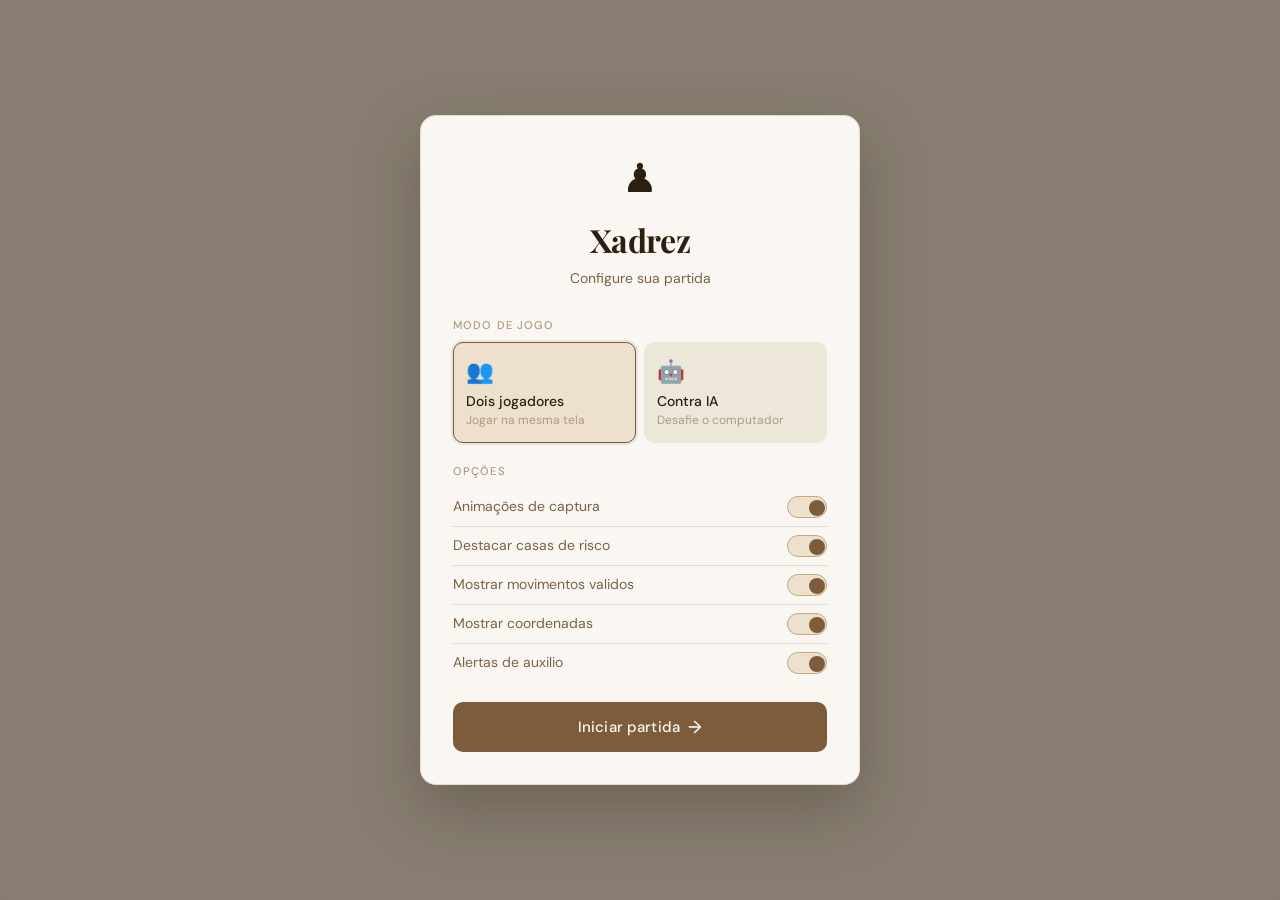
<file: index.html>
<!DOCTYPE html>
<html lang="pt-BR">

<head>
  <meta charset="UTF-8" />
  <meta name="viewport" content="width=device-width, initial-scale=1.0" />
  <title>Xadrez</title>
  <link
    href="https://fonts.googleapis.com/css2?family=Playfair+Display:wght@400;600;700&family=DM+Sans:wght@300;400;500&display=swap"
    rel="stylesheet" />
  <link rel="stylesheet" href="style.css" />
</head>

<body>

  <!-- ═══════════════════════════════════════════════════
       MODAL DE CONFIGURAÇÃO DE PARTIDA
       Aparece ao iniciar o jogo ou clicar em "Nova partida"
       Controlado por: ui/modal.js
  ════════════════════════════════════════════════════ -->
  <div class="modal-overlay" id="modal" role="dialog" aria-modal="true" aria-labelledby="modalTitle">
    <div class="modal">
      <div class="modal-header">
        <span class="modal-icon" aria-hidden="true">♟</span>
        <h1 id="modalTitle">Xadrez</h1>
        <p>Configure sua partida</p>
      </div>

      <!-- Modo de jogo -->
      <div class="modal-section">
        <label class="section-label">Modo de jogo</label>
        <div class="option-group" id="modeGroup" role="group" aria-label="Modo de jogo">
          <button class="option-btn active" data-value="human" onclick="selectOption('modeGroup', this)"
            aria-pressed="true">
            <span class="option-icon" aria-hidden="true">👥</span>
            <span class="option-title">Dois jogadores</span>
            <span class="option-sub">Jogar na mesma tela</span>
          </button>
          <button class="option-btn" data-value="ai" onclick="selectOption('modeGroup', this)" aria-pressed="false">
            <span class="option-icon" aria-hidden="true">🤖</span>
            <span class="option-title">Contra IA</span>
            <span class="option-sub">Desafie o computador</span>
          </button>
        </div>
      </div>

      <!-- Dificuldade da IA (visível apenas no modo IA) -->
      <div class="modal-section" id="difficultySection" style="display:none">
        <label class="section-label">Dificuldade</label>
        <div class="option-group" id="difficultyGroup" role="group" aria-label="Dificuldade da IA">
          <button class="option-btn active" data-value="easy" onclick="selectOption('difficultyGroup', this)"
            aria-pressed="true">
            <span class="option-icon" aria-hidden="true">🌱</span>
            <span class="option-title">Fácil</span>
            <span class="option-sub">IA aleatória</span>
          </button>
          <button class="option-btn" data-value="hard" onclick="selectOption('difficultyGroup', this)"
            aria-pressed="false">
            <span class="option-icon" aria-hidden="true">🧠</span>
            <span class="option-title">Difícil</span>
            <span class="option-sub">Algoritmo Minimax</span>
          </button>
        </div>
      </div>

      <!-- Escolha da cor (visível apenas no modo IA) -->
      <div class="modal-section" id="colorSection" style="display:none">
        <label class="section-label">Suas peças</label>
        <div class="option-group" id="colorGroup" role="group" aria-label="Cor das peças">
          <button class="option-btn active" data-value="white" onclick="selectOption('colorGroup', this)"
            aria-pressed="true">
            <span class="option-icon piece-white" aria-hidden="true">♔</span>
            <span class="option-title">Brancas</span>
            <span class="option-sub">Você começa</span>
          </button>
          <button class="option-btn" data-value="black" onclick="selectOption('colorGroup', this)" aria-pressed="false">
            <span class="option-icon piece-black" aria-hidden="true">♚</span>
            <span class="option-title">Pretas</span>
            <span class="option-sub">IA começa</span>
          </button>
        </div>
      </div>

      <!-- Animações -->
      <div class="modal-section">
        <label class="section-label">Opções</label>
        <div class="toggle-row">
          <span class="toggle-label">Animações de captura</span>
          <label class="toggle" aria-label="Ativar animações de captura">
            <input type="checkbox" id="toggleAnimations" checked />
            <span class="toggle-slider"></span>
          </label>
        </div>

        <div class="toggle-row">
          <span class="toggle-label">Destacar casas de risco</span>
          <label class="toggle" aria-label="Ativar destaque de risco">
            <input type="checkbox" id="toggleRisk" checked />
            <span class="toggle-slider"></span>
          </label>
        </div>

        <div class="toggle-row">
          <span class="toggle-label">Mostrar movimentos validos</span>
          <label class="toggle" aria-label="Ativar destaque de movimentos validos">
            <input type="checkbox" id="toggleMovs" checked />
            <span class="toggle-slider"></span>
          </label>
        </div>

        <div class="toggle-row">
          <span class="toggle-label">Mostrar coordenadas</span>
          <label class="toggle" aria-label="Ativar coordenadas">
            <input type="checkbox" id="toggleCoord" checked />
            <span class="toggle-slider"></span>
          </label>
        </div>

        <div class="toggle-row">
          <span class="toggle-label">Alertas de auxilio</span>
          <label class="toggle" aria-label="Ativar alertas de auxilio">
            <input type="checkbox" id="toggleAlerts" checked />
            <span class="toggle-slider"></span>
          </label>
        </div>
      </div>

      <button class="btn-start" onclick="startGame()">
        Iniciar partida
        <span class="btn-arrow" aria-hidden="true">→</span>
      </button>

    </div>
  </div><!-- /modal-overlay -->

  <!-- ═══════════════════════════════════════════════════
       APP — layout principal (sidebar + tabuleiro)
       Oculto até startGame() ser chamado
  ════════════════════════════════════════════════════ -->
  <div class="app" id="app">

    <!-- ─────────────────────────────────────────────────
         NAV LATERAL
         Tag semântica <nav> para menus de navegação/controle
         Cada <section> dentro da nav é uma área colapsável
         Controlado por: ui/nav.js
    ──────────────────────────────────────────────────── -->
    <nav class="sidebar" id="sidebar" aria-label="Painel do jogo">

      <!-- Cabeçalho da sidebar -->
      <div class="sidebar-logo">
        <span class="logo-icon" aria-hidden="true">♟</span>
        <span class="logo-text">Xadrez</span>
        <!-- Botão hamburguer para telas pequenas (futuro) ver sobre onclick="toggleSidebar()" -->
        <button class="btn-icon sidebar-toggle" id="sidebarToggle" aria-label="Recolher painel" title="Recolher painel"
          onclick="toggleSidebar()">
          ‹
        </button>
      </div>

      <!-- ── SEÇÃO: Partida atual ── -->
      <section class="nav-section" id="sectionPartida">
        <button class="nav-section-header" onclick="toggleSection('sectionPartida')" aria-expanded="true">
          <span class="nav-section-icon" aria-hidden="true">⚔️</span>
          <span>Partida</span>
          <span class="nav-chevron" aria-hidden="true">▾</span>
        </button>
        <div class="nav-section-body">

          <div class="info-card" id="turnCard">
            <div class="info-label">Vez de</div>
            <div class="info-value">
              <span class="turn-piece" id="turnPiece" aria-hidden="true">♔</span>
              <span id="turnName">Brancas</span>
            </div>
          </div>

          <div class="info-card">
            <div class="info-label">Modo</div>
            <div class="info-value" id="modeDisplay">—</div>
          </div>

          <div class="info-card" id="statusCard" style="display:none">
            <div class="info-label">Situação</div>
            <div class="info-value status-value" id="gameStatus">—</div>
          </div>
        </div>
      </section>

      <!-- ── SEÇÃO: Placar ── -->
      <section class="nav-section" id="sectionPlacar">
        <button class="nav-section-header" onclick="toggleSection('sectionPlacar')" aria-expanded="true">
          <span class="nav-section-icon" aria-hidden="true">🏆</span>
          <span>Placar</span>
          <span class="nav-chevron" aria-hidden="true">▾</span>
        </button>
        <div class="nav-section-body">

          <div class="score-board">
            <div class="score-player" id="scoreWhite">
              <div class="score-piece" aria-hidden="true">♔</div>
              <div class="score-info">
                <div class="score-name">Brancas</div>
                <div class="score-num" id="numWhite">0</div>
              </div>
            </div>
            <div class="score-divider" aria-hidden="true">×</div>
            <div class="score-player" id="scoreBlack">
              <div class="score-piece" aria-hidden="true">♚</div>
              <div class="score-info">
                <div class="score-name">Pretas</div>
                <div class="score-num" id="numBlack">0</div>
              </div>
            </div>
          </div>
        </div>
      </section>

      <!-- ── SEÇÃO: Peças capturadas ── -->
      <section class="nav-section" id="sectionCapturadas">
        <button class="nav-section-header" onclick="toggleSection('sectionCapturadas')" aria-expanded="true">
          <span class="nav-section-icon" aria-hidden="true">💀</span>
          <span>Capturadas</span>
          <span class="nav-chevron" aria-hidden="true">▾</span>
        </button>
        <div class="nav-section-body">
          <div class="captured-label">Capturadas pelas brancas</div>
          <div class="captured" id="capturedByWhite" aria-label="Peças capturadas pelas brancas"></div>

          <div class="captured-label">Capturadas pelas pretas</div>
          <div class="captured" id="capturedByBlack" aria-label="Peças capturadas pelas pretas"></div>
        </div>
      </section>

      <!-- ── SEÇÃO: Histórico ── -->
      <section class="nav-section" id="sectionHistorico">
        <button class="nav-section-header" onclick="toggleSection('sectionHistorico')" aria-expanded="true">
          <span class="nav-section-icon" aria-hidden="true">📜</span>
          <span>Histórico</span>
          <span class="nav-chevron" aria-hidden="true">▾</span>
        </button>
        <div class="nav-section-body">
          <div class="history" id="history" role="log" aria-live="polite">
            <div class="history-empty">Nenhuma jogada ainda</div>
          </div>
        </div>
      </section>

      <!-- ── SEÇÃO: Configurações ── -->
      <section class="nav-section" id="sectionConfig">
        <!-- O Cabeçalho (O que você tinha apagado sem querer) -->
        <button class="nav-section-header" onclick="toggleSection('sectionConfig')" aria-expanded="false">
          <span class="nav-section-icon" aria-hidden="true">⚙️</span>
          <span>Configurações</span>
          <span class="nav-chevron" aria-hidden="true">▾</span>
        </button>

        <!-- O Corpo (Onde ficam os botões) -->
        <div class="nav-section-body">

          <!-- Controle de Animações -->
          <div class="toggle-row">
            <span class="toggle-label">Animações</span>
            <label class="toggle" aria-label="Ativar animações">
              <input type="checkbox" id="configAnimations" checked onchange="syncToggle(this, 'toggleAnimations')" />
              <span class="toggle-slider"></span>
            </label>
          </div>

          <!-- Controle de Risco -->
          <div class="toggle-row">
            <span class="toggle-label">Destaque de risco</span>
            <label class="toggle" aria-label="Ativar destaque de risco">
              <input type="checkbox" id="configRisk" checked onchange="syncToggle(this, 'toggleRisk')" />
              <span class="toggle-slider"></span>
            </label>
          </div>

          <!-- Controle de Movimentos Válidos -->
          <div class="toggle-row">
            <span class="toggle-label">Mostrar movimentos</span>
            <label class="toggle" aria-label="Mostrar movimentos válidos">
              <input type="checkbox" id="configShowMoves" checked onchange="syncToggle(this, 'toggleShowMoves')" />
              <span class="toggle-slider"></span>
            </label>
          </div>

          <!-- Controle de Coordenadas -->
          <div class="toggle-row">
            <span class="toggle-label">Coordenadas (a-h, 1-8)</span>
            <label class="toggle" aria-label="Mostrar coordenadas">
              <input type="checkbox" id="configCoords" checked onchange="syncToggle(this, 'toggleCoords')" />
              <span class="toggle-slider"></span>
            </label>
          </div>

          <!-- Controle de Auxilio -->
          <div class="toggle-row">
            <span class="toggle-label">Alertas de auxilio (Coach)</span>
            <label class="toggle" aria-label="Mostrar alertas de auxilio">
              <input type="checkbox" id="toggleAlerts" checked onchange="syncToggle(this, 'toggleAlerts')" />
              <span class="toggle-slider"></span>
            </label>
          </div>

        </div><!-- /nav-section-body -->
      </section>

      <!-- Rodapé da sidebar -->
      <div class="sidebar-footer">
        <button class="btn-secondary" onclick="openModal()" id="btnOpen">
          ＋ Nova partida
        </button>
        <button class="btn-secondary" onclick="undoMove()" id="btnUndo" disabled>
          ↩ Desfazer jogada
        </button>
      </div>

    </nav><!-- /sidebar -->


    <!-- ─────────────────────────────────────────────────
         ÁREA DO JOGO — tabuleiro + coordenadas + status
    ──────────────────────────────────────────────────── -->
    <main class="game-area" id="gameArea">
      <div class="board-wrapper" id="boardWrapper">

        <div class="board-container">

          <!-- Letras superiores (a–h) -->
          <div class="coord-row coord-top" aria-hidden="true">
            <div class="coord-cell"></div>
            <div class="coord-cell">a</div>
            <div class="coord-cell">b</div>
            <div class="coord-cell">c</div>
            <div class="coord-cell">d</div>
            <div class="coord-cell">e</div>
            <div class="coord-cell">f</div>
            <div class="coord-cell">g</div>
            <div class="coord-cell">h</div>
            <div class="coord-cell"></div>
          </div>

          <div class="board-row-wrap">

            <!-- Números esquerdos (8–1) -->
            <div class="coord-col" aria-hidden="true">
              <div class="coord-cell">8</div>
              <div class="coord-cell">7</div>
              <div class="coord-cell">6</div>
              <div class="coord-cell">5</div>
              <div class="coord-cell">4</div>
              <div class="coord-cell">3</div>
              <div class="coord-cell">2</div>
              <div class="coord-cell">1</div>
            </div>

            <!-- CANVAS — tabuleiro principal -->
            <canvas id="board" width="480" height="480" role="application" aria-label="Tabuleiro de xadrez">
            </canvas>

            <!-- Números direitos (8–1) -->
            <div class="coord-col" aria-hidden="true">
              <div class="coord-cell">8</div>
              <div class="coord-cell">7</div>
              <div class="coord-cell">6</div>
              <div class="coord-cell">5</div>
              <div class="coord-cell">4</div>
              <div class="coord-cell">3</div>
              <div class="coord-cell">2</div>
              <div class="coord-cell">1</div>
            </div>

          </div>

          <!-- Letras inferiores (a–h) -->
          <div class="coord-row coord-bottom" aria-hidden="true">
            <div class="coord-cell"></div>
            <div class="coord-cell">a</div>
            <div class="coord-cell">b</div>
            <div class="coord-cell">c</div>
            <div class="coord-cell">d</div>
            <div class="coord-cell">e</div>
            <div class="coord-cell">f</div>
            <div class="coord-cell">g</div>
            <div class="coord-cell">h</div>
            <div class="coord-cell"></div>
          </div>

        </div><!-- /board-container -->

        <!-- Mensagem de status abaixo do tabuleiro -->
        <div class="board-status" id="boardStatus" role="status" aria-live="polite">
          Selecione uma peça para começar
        </div>

      </div><!-- /board-wrapper -->
    </main><!-- /game-area -->

  </div><!-- /app -->

  <!-- OVERLAY DE XEQUE-MATE -->
  <div id="xequeMateOverlay" class="xeque-mate-overlay" aria-hidden="true">
    <div class="xeque-mate-conteudo">
      <img id="imagemXequeMate" src="assets/xequemate.webp" alt="Xeque-mate" />

      <div id="textoXequeMate" class="texto-xeque-mate">
        XEQUE-MATE
      </div>

      <div id="subtextoXequeMate" class="subtexto-xeque-mate">
        A partida terminou.
      </div>
    </div>
    <audio id="somXequeMate1" src="assets/metralha.mp3" preload="auto"></audio>
    <audio id="somXequeMate2" src="assets/soco.mp3" preload="auto"></audio>
    <audio id="somXequeMate3" src="assets/grito.mp3" preload="auto"></audio>
  </div>

  <!-- ─────────────────────────────────────────────────
       SCRIPTS
       type="module" habilita import/export entre arquivos
       Apenas main.js é carregado aqui — ele importa o resto
  ──────────────────────────────────────────────────── -->
  <script type="module" src="main.js"></script>

</body>

</html>
</file>
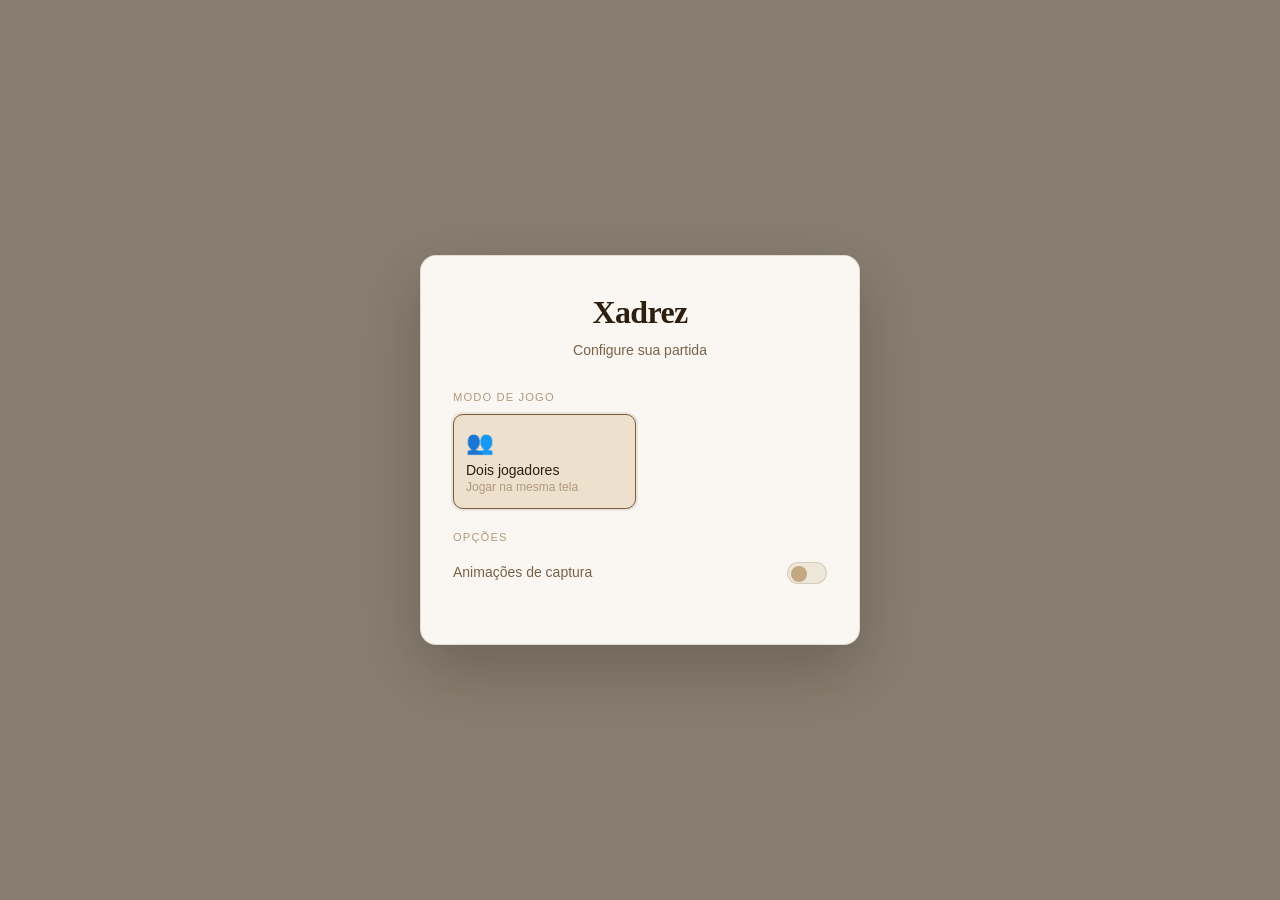
<file: index.aluno.html>
<!DOCTYPE html>
<html lang="pt-BR">
<head>
  <meta charset="UTF-8" />
  <meta name="viewport" content="width=device-width, initial-scale=1.0" />
  <title>Xadrez</title>

  <!-- TODO: importar as fontes do Google Fonts -->
  <!-- Dica: Playfair Display (títulos) + DM Sans (corpo) -->
  <!-- https://fonts.google.com -->

  <link rel="stylesheet" href="style.css" />
</head>
<body>

  <!-- ═══════════════════════════════════════════════════
       MODAL DE CONFIGURAÇÃO DE PARTIDA

       O que é um modal?
       É uma janela que aparece sobre o conteúdo principal,
       bloqueando a interação até o usuário fazer uma escolha.

       TODO: complete os atributos de acessibilidade
             role="___" aria-modal="___" aria-labelledby="___"
  ════════════════════════════════════════════════════ -->
  <div class="modal-overlay" id="modal">
    <div class="modal">

      <div class="modal-header">
        <!-- TODO: adicione o ícone de peça de xadrez aqui -->
        <h1 id="modalTitle">Xadrez</h1>
        <p>Configure sua partida</p>
      </div>

      <!-- Modo de jogo -->
      <div class="modal-section">
        <label class="section-label">Modo de jogo</label>

        <!-- TODO: o que é role="group"? para que serve aria-label aqui? -->
        <div class="option-group" id="modeGroup">

          <!-- TODO: complete o botão "Dois jogadores"
               data-value deve ser "human"
               classe "active" indica qual está selecionado
               chama selectOption() ao clicar -->
          <button class="option-btn active" data-value="human" onclick="selectOption('modeGroup', this)">
            <span class="option-icon">👥</span>
            <span class="option-title">Dois jogadores</span>
            <span class="option-sub">Jogar na mesma tela</span>
          </button>

          <!-- TODO: crie o botão "Contra IA"
               data-value="ai"
               ícone: 🤖
               título: "Contra IA"
               subtítulo: "Desafie o computador" -->

        </div>
      </div>

      <!-- Dificuldade da IA -->
      <!-- TODO: por que esse section começa com display:none?
           Quando ele deve aparecer? Qual evento faz isso? -->
      <div class="modal-section" id="difficultySection" style="display:none">
        <label class="section-label">Dificuldade</label>
        <div class="option-group" id="difficultyGroup">

          <!-- TODO: crie os dois botões de dificuldade
               Fácil: data-value="easy", ícone 🌱
               Difícil: data-value="hard", ícone 🧠 -->

        </div>
      </div>

      <!-- Escolha da cor -->
      <div class="modal-section" id="colorSection" style="display:none">
        <label class="section-label">Suas peças</label>
        <div class="option-group" id="colorGroup">

          <!-- TODO: crie os dois botões de cor
               Brancas: data-value="white", símbolo ♔ com classe piece-white
               Pretas:  data-value="black", símbolo ♚ com classe piece-black -->

        </div>
      </div>

      <!-- Animações -->
      <div class="modal-section">
        <label class="section-label">Opções</label>

        <!-- TODO: o que é um toggle (checkbox estilizado)?
             Pesquise "CSS toggle switch" para entender o padrão -->
        <div class="toggle-row">
          <span class="toggle-label">Animações de captura</span>
          <label class="toggle">
            <!-- TODO: adicione o input type="checkbox" com id="toggleAnimations" checked -->
            <span class="toggle-slider"></span>
          </label>
        </div>
      </div>

      <!-- TODO: crie o botão de iniciar partida
           classe: btn-start
           chama: startGame()
           texto: "Iniciar partida" com uma seta → -->

    </div>
  </div><!-- /modal-overlay -->


  <!-- ═══════════════════════════════════════════════════
       APP — layout principal
       Fica oculto até o jogo começar (startGame())
  ════════════════════════════════════════════════════ -->
  <div class="app" id="app">

    <!-- ─────────────────────────────────────────────────
         NAV LATERAL

         Por que <nav> e não <div>?
         Tags semânticas descrevem o significado do conteúdo:
         <nav>     → área de navegação/controle
         <main>    → conteúdo principal
         <section> → seção com tema próprio
         <aside>   → conteúdo relacionado mas secundário

         Isso ajuda leitores de tela, SEO e outros desenvolvedores
         a entenderem a estrutura sem ler todo o código.

         TODO: adicione aria-label="Painel do jogo"
    ──────────────────────────────────────────────────── -->
    <nav class="sidebar" id="sidebar">

      <div class="sidebar-logo">
        <span class="logo-icon">♟</span>
        <span class="logo-text">Xadrez</span>
        <!-- TODO: adicione um botão para recolher a sidebar
             Dica: classe btn-icon sidebar-toggle, ícone ‹ -->
      </div>

      <!-- ── SEÇÃO: Partida atual ── -->
      <!-- TODO: o que faz toggleSection()? implemente em ui/nav.js -->
      <section class="nav-section" id="sectionPartida">
        <button class="nav-section-header" onclick="toggleSection('sectionPartida')">
          <span class="nav-section-icon">⚔️</span>
          <span>Partida</span>
          <span class="nav-chevron">▾</span>
        </button>
        <div class="nav-section-body">

          <div class="info-card" id="turnCard">
            <div class="info-label">Vez de</div>
            <div class="info-value">
              <!-- TODO: adicione o elemento da peça (id="turnPiece")
                   e o nome do jogador (id="turnName") -->
            </div>
          </div>

          <div class="info-card">
            <div class="info-label">Modo</div>
            <!-- TODO: adicione id="modeDisplay" aqui -->
            <div class="info-value">—</div>
          </div>

          <!-- TODO: crie um terceiro info-card para mostrar
               a situação do jogo (xeque, xeque-mate etc.)
               id="statusCard", começa com display:none
               dentro: label "Situação" e div id="gameStatus" -->

        </div>
      </section>

      <!-- ── SEÇÃO: Placar ── -->
      <section class="nav-section" id="sectionPlacar">
        <button class="nav-section-header" onclick="toggleSection('sectionPlacar')">
          <span class="nav-section-icon">🏆</span>
          <span>Placar</span>
          <span class="nav-chevron">▾</span>
        </button>
        <div class="nav-section-body">

          <!-- TODO: monte o score-board com dois jogadores
               estrutura: .score-board > .score-player × 2 + .score-divider
               ids necessários: numWhite, numBlack, scoreWhite, scoreBlack
               peças: ♔ para brancas, ♚ para pretas -->

        </div>
      </section>

      <!-- ── SEÇÃO: Peças capturadas ── -->
      <section class="nav-section" id="sectionCapturadas">
        <button class="nav-section-header" onclick="toggleSection('sectionCapturadas')">
          <span class="nav-section-icon">💀</span>
          <span>Capturadas</span>
          <span class="nav-chevron">▾</span>
        </button>
        <div class="nav-section-body">
          <!-- TODO: adicione dois grupos de peças capturadas
               .captured-label + .captured para cada cor
               ids: capturedByWhite, capturedByBlack -->
        </div>
      </section>

      <!-- ── SEÇÃO: Histórico ── -->
      <section class="nav-section" id="sectionHistorico">
        <button class="nav-section-header" onclick="toggleSection('sectionHistorico')">
          <span class="nav-section-icon">📜</span>
          <span>Histórico</span>
          <span class="nav-chevron">▾</span>
        </button>
        <div class="nav-section-body">
          <!-- TODO: adicione a div de histórico
               id="history", role="log", aria-live="polite"
               Dentro: uma div.history-empty com texto inicial -->
        </div>
      </section>

      <!-- ── SEÇÃO: Configurações ── -->
      <!-- TODO: por que esta seção começa fechada (aria-expanded="false")?
           Qual a diferença visual/funcional em relação às outras? -->
      <section class="nav-section" id="sectionConfig">
        <button class="nav-section-header" onclick="toggleSection('sectionConfig')">
          <span class="nav-section-icon">⚙️</span>
          <span>Configurações</span>
          <span class="nav-chevron">▾</span>
        </button>
        <div class="nav-section-body" style="display:none">

          <!-- TODO: adicione os 3 toggles de configuração:
               1. Animações (id="configAnimations", checked por padrão)
               2. Mostrar movimentos válidos (id="configShowMoves", checked)
               3. Coordenadas no tabuleiro (id="configCoords", checked) -->

        </div>
      </section>

      <div class="sidebar-footer">
        <!-- TODO: adicione os botões:
             1. "＋ Nova partida" → chama openModal()
             2. "↩ Desfazer jogada" → chama undoMove(), começa disabled
                id="btnUndo" -->
      </div>

    </nav><!-- /sidebar -->


    <!-- ─────────────────────────────────────────────────
         ÁREA DO JOGO

         <main> é o conteúdo principal da página.
         Só deve existir UM <main> por página.
    ──────────────────────────────────────────────────── -->
    <main class="game-area" id="gameArea">
      <div class="board-wrapper" id="boardWrapper">

        <div class="board-container">

          <!-- Coordenadas superiores -->
          <!-- TODO: crie a .coord-row.coord-top com as letras a até h
               Lembre-se das células vazias nas pontas! -->

          <div class="board-row-wrap">

            <!-- Números laterais esquerdos -->
            <!-- TODO: crie a .coord-col com os números 8 até 1 -->

            <!-- CANVAS: onde o tabuleiro será desenhado via JavaScript -->
            <!-- TODO: adicione os atributos de acessibilidade:
                 role="application"
                 aria-label="Tabuleiro de xadrez" -->
            <canvas id="board" width="480" height="480"></canvas>

            <!-- TODO: adicione a .coord-col direita (números 8 até 1) -->

          </div>

          <!-- TODO: adicione a .coord-row.coord-bottom (letras a até h) -->

        </div><!-- /board-container -->

        <!-- Mensagem de status abaixo do tabuleiro -->
        <!-- TODO: por que usar role="status" e aria-live="polite" aqui?
             O que isso faz para leitores de tela? -->
        <div class="board-status" id="boardStatus">
          Selecione uma peça para começar
        </div>

      </div><!-- /board-wrapper -->
    </main><!-- /game-area -->

  </div><!-- /app -->


  <!-- ─────────────────────────────────────────────────
       SCRIPTS

       type="module" permite usar import/export entre arquivos.
       Só carregamos o main.js aqui — ele importa todo o resto.

       TODO: por que não precisamos carregar board.js,
             drawBoard.js etc. aqui separadamente?
  ──────────────────────────────────────────────────── -->
  <script type="module" src="main.js"></script>

</body>
</html>
</file>
<file: style.css>
/* ═══════════════════════════════════════════════════════
   style.css — Xadrez
   Organização:
   1. Tokens (variáveis CSS)
   2. Reset
   3. Modal
   4. App Layout
   5. Nav / Sidebar
   6. Seções colapsáveis
   7. Componentes (cards, placar, histórico, toggles)
   8. Área do jogo / Canvas
   9. Animações @keyframes
════════════════════════════════════════════════════════ */

/* ───────────────────────────────────────────────────────
   1. TOKENS — variáveis CSS
   Centraliza todas as cores, tamanhos e fontes.
   Para mudar o tema do jogo, basta alterar aqui.
──────────────────────────────────────────────────────── */
:root {
  /* Paleta de fundo — tons quentes e neutros */
  --bg: #f5f0e8;
  --bg-deep: #ede7da;
  --surface: #faf7f2;
  --surface-alt: #f0ebe0;

  /* Tabuleiro */
  --board-light: #f0d9b5;
  --board-dark: #b58863;
  --board-rim: #482506;

  /* Destaque de jogadas */
  --highlight-selected: rgba(255, 185, 30, 0.72);
  --highlight-move: rgba(90, 170, 90, 0.45);
  --highlight-risk: rgba(255, 59, 48, 0.5);
  --highlight-capture: rgba(0, 255, 60, 0.634);
  --highlight-alert: rgba(255, 149, 0, 0.6);
  /* Laranja vibrante */


  /* Acento principal */
  --accent: #7c5c3a;
  --accent-soft: #c4a882;
  --accent-pale: #ede0cc;
  --accent-hover: #6a4d30;

  /* Texto */
  --text-primary: #2c1f0f;
  --text-secondary: #7a6248;
  --text-muted: #b09a7e;

  /* Estrutura */
  --sidebar-w: 264px;
  --border: 0.5px solid rgba(124, 92, 58, 0.18);
  --radius: 10px;
  --radius-lg: 16px;
  --radius-sm: 6px;

  /* Tipografia */
  --font-display: 'Playfair Display', Georgia, serif;
  --font-body: 'DM Sans', sans-serif;

  /* Sombras */
  --shadow-soft: 0 4px 24px rgba(44, 31, 15, 0.08);
  --shadow-board: 0 8px 48px rgba(44, 31, 15, 0.22);
  --shadow-modal: 0 24px 64px rgba(44, 31, 15, 0.28);
}

/* ───────────────────────────────────────────────────────
   2. RESET — base limpa e consistente entre navegadores
──────────────────────────────────────────────────────── */
*,
*::before,
*::after {
  box-sizing: border-box;
  margin: 0;
  padding: 0;
}

html,
body {
  height: 100%;
  overflow: hidden;
  /* evita scroll — jogo é 100vh */
}

body {
  font-family: var(--font-body);
  background: var(--bg);
  color: var(--text-primary);
  font-size: 14px;
  line-height: 1.5;
}

button {
  font-family: inherit;
  cursor: pointer;
}

/* ───────────────────────────────────────────────────────
   3. MODAL
──────────────────────────────────────────────────────── */
.modal-overlay {
  position: fixed;
  inset: 0;
  z-index: 100;
  background: rgba(44, 31, 15, 0.55);
  backdrop-filter: blur(6px);
  display: flex;
  align-items: center;
  justify-content: center;
  animation: fadeIn 0.3s ease;
}

/* Estado oculto — animação de saída */
.modal-overlay.hidden {
  animation: fadeOut 0.25s ease forwards;
  pointer-events: none;
}

.modal {
  background: var(--surface);
  border-radius: var(--radius-lg);
  padding: 2rem;
  width: min(440px, 92vw);
  box-shadow: var(--shadow-modal);
  border: var(--border);
  animation: slideUp 0.35s cubic-bezier(0.34, 1.56, 0.64, 1);
}

.modal-overlay.hidden .modal {
  animation: slideDown 0.25s ease forwards;
}

/* Cabeçalho do modal */
.modal-header {
  text-align: center;
  margin-bottom: 1.75rem;
}

.modal-icon {
  display: block;
  font-size: 2.5rem;
  margin-bottom: 0.5rem;
  animation: float 3s ease-in-out infinite;
}

.modal-header h1 {
  font-family: var(--font-display);
  font-size: 2rem;
  font-weight: 700;
  color: var(--text-primary);
  letter-spacing: -0.02em;
}

.modal-header p {
  color: var(--text-secondary);
  font-size: 0.875rem;
  margin-top: 0.25rem;
}

/* Seção dentro do modal */
.modal-section {
  margin-bottom: 1.25rem;
}

.section-label {
  display: block;
  font-size: 0.7rem;
  font-weight: 500;
  text-transform: uppercase;
  letter-spacing: 0.1em;
  color: var(--text-muted);
  margin-bottom: 0.5rem;
}

/* Grupo de opções (2 colunas) */
.option-group {
  display: grid;
  grid-template-columns: 1fr 1fr;
  gap: 8px;
}

.option-btn {
  background: var(--bg-deep);
  border: 1.5px solid transparent;
  border-radius: var(--radius);
  padding: 0.875rem 0.75rem;
  text-align: left;
  display: flex;
  flex-direction: column;
  gap: 2px;
  transition: background 0.2s ease, border-color 0.2s ease,
    transform 0.2s ease, box-shadow 0.2s ease;
}

.option-btn:hover {
  background: var(--accent-pale);
  border-color: var(--accent-soft);
  transform: translateY(-1px);
}

.option-btn.active {
  background: var(--accent-pale);
  border-color: var(--accent);
  box-shadow: 0 0 0 2px rgba(124, 92, 58, 0.12);
}

.option-icon {
  font-size: 1.4rem;
  margin-bottom: 4px;
  display: block;
}

/* Cor das peças no modal */
.piece-white {
  color: #c8a96e;
  text-shadow: 0 1px 2px rgba(0, 0, 0, 0.25);
}

.piece-black {
  color: #3d2a14;
}

.option-title {
  display: block;
  font-weight: 500;
  font-size: 0.875rem;
  color: var(--text-primary);
}

.option-sub {
  display: block;
  font-size: 0.75rem;
  color: var(--text-muted);
}

/* Toggle (checkbox estilizado) */
.toggle-row {
  display: flex;
  align-items: center;
  justify-content: space-between;
  padding: 0.5rem 0;
  border-bottom: var(--border);
}

.toggle-row:last-child {
  border-bottom: none;
}

.toggle-label {
  font-size: 0.875rem;
  color: var(--text-secondary);
}

.toggle {
  position: relative;
  display: inline-block;
  width: 40px;
  height: 22px;
  flex-shrink: 0;
}

.toggle input {
  opacity: 0;
  width: 0;
  height: 0;
  position: absolute;
}

.toggle-slider {
  position: absolute;
  inset: 0;
  background: var(--bg-deep);
  border: var(--border);
  border-radius: 22px;
  cursor: pointer;
  transition: background 0.25s ease;
}

/* bolinha do toggle */
.toggle-slider::before {
  content: '';
  position: absolute;
  width: 16px;
  height: 16px;
  left: 3px;
  top: 3px;
  background: var(--accent-soft);
  border-radius: 50%;
  transition: transform 0.25s cubic-bezier(0.34, 1.56, 0.64, 1),
    background 0.25s ease;
}

/* estado ativo do toggle */
.toggle input:checked+.toggle-slider {
  background: var(--accent-pale);
  border-color: var(--accent-soft);
}

.toggle input:checked+.toggle-slider::before {
  transform: translateX(18px);
  background: var(--accent);
}

/* Botão principal do modal */
.btn-start {
  width: 100%;
  background: var(--accent);
  color: #faf7f2;
  border: none;
  border-radius: var(--radius);
  padding: 0.875rem 1.5rem;
  font-size: 0.9375rem;
  font-weight: 500;
  display: flex;
  align-items: center;
  justify-content: center;
  gap: 8px;
  margin-top: 0.5rem;
  letter-spacing: 0.01em;
  transition: background 0.2s ease, transform 0.2s ease, box-shadow 0.2s ease;
}

.btn-start:hover {
  background: var(--accent-hover);
  transform: translateY(-2px);
  box-shadow: 0 6px 20px rgba(124, 92, 58, 0.3);
}

.btn-start:active {
  transform: translateY(0);
}

.btn-arrow {
  font-size: 1.1rem;
  transition: transform 0.2s ease;
}

.btn-start:hover .btn-arrow {
  transform: translateX(4px);
}


/* ───────────────────────────────────────────────────────
   4. APP LAYOUT — flex horizontal: sidebar + main
──────────────────────────────────────────────────────── */
.app {
  display: flex;
  height: 100vh;
  opacity: 0;
  transition: opacity 0.4s ease;
}

.app.visible {
  opacity: 1;
}


/* ───────────────────────────────────────────────────────
   5. NAV / SIDEBAR
   Usa <nav> — tag semântica de navegação
──────────────────────────────────────────────────────── */
.sidebar {
  width: var(--sidebar-w);
  min-width: var(--sidebar-w);
  background: var(--surface);
  border-right: var(--border);
  display: flex;
  flex-direction: column;
  overflow-y: auto;
  overflow-x: hidden;
  padding: 1.125rem 0.875rem;

  /* Entrada animada — desliza da esquerda */
  transform: translateX(-100%);
  transition: transform 0.4s cubic-bezier(0.34, 1.2, 0.64, 1);
}

.sidebar.visible {
  transform: translateX(0);
}

/* Scrollbar discreta na sidebar */
.sidebar::-webkit-scrollbar {
  width: 4px;
}

.sidebar::-webkit-scrollbar-track {
  background: transparent;
}

.sidebar::-webkit-scrollbar-thumb {
  background: var(--accent-soft);
  border-radius: 2px;
}

/* Logo / título da sidebar */
.sidebar-logo {
  display: flex;
  align-items: center;
  gap: 8px;
  margin-bottom: 1.25rem;
  padding-bottom: 1rem;
  border-bottom: var(--border);
}

.logo-icon {
  font-size: 1.5rem;
  animation: float 4s ease-in-out infinite;
}

.logo-text {
  font-family: var(--font-display);
  font-size: 1.25rem;
  font-weight: 600;
  color: var(--text-primary);
  letter-spacing: -0.01em;
  flex: 1;
}

.btn-icon {
  background: transparent;
  border: var(--border);
  border-radius: var(--radius-sm);
  width: 28px;
  height: 28px;
  display: flex;
  align-items: center;
  justify-content: center;
  color: var(--text-muted);
  font-size: 1.1rem;
  transition: all 0.2s ease;
  line-height: 1;
}

.btn-icon:hover {
  background: var(--bg-deep);
  color: var(--text-primary);
  border-color: var(--accent-soft);
}

/* Rodapé da sidebar */
.sidebar-footer {
  margin-top: auto;
  padding-top: 1rem;
  border-top: var(--border);
  display: flex;
  flex-direction: column;
  gap: 6px;
}

.btn-secondary {
  background: transparent;
  border: var(--border);
  border-radius: var(--radius);
  padding: 0.5rem 0.875rem;
  font-size: 0.8125rem;
  color: var(--text-secondary);
  text-align: center;
  transition: all 0.2s ease;
}

.btn-secondary:hover {
  background: var(--bg-deep);
  color: var(--text-primary);
  border-color: var(--accent-soft);
}

.btn-secondary:disabled {
  opacity: 0.4;
  cursor: not-allowed;
}

.btn-secondary:disabled:hover {
  background: transparent;
  border-color: rgba(124, 92, 58, 0.18);
}


/* ───────────────────────────────────────────────────────
   6. SEÇÕES COLAPSÁVEIS DA NAV
   Cada <section class="nav-section"> tem:
   - .nav-section-header  → botão clicável (título)
   - .nav-section-body    → conteúdo que abre/fecha
──────────────────────────────────────────────────────── */
.nav-section {
  margin-bottom: 2px;
  border-radius: var(--radius);
  overflow: hidden;
  /* entrada escalonada via JS (animation-delay) */
  animation: fadeSlideIn 0.4s ease both;
}

/* títulos das seções */
.nav-section-header {
  width: 100%;
  background: transparent;
  border: none;
  border-radius: var(--radius);
  padding: 0.5rem 0.625rem;
  display: flex;
  align-items: center;
  gap: 6px;
  font-size: 0.75rem;
  font-weight: 500;
  color: var(--text-muted);
  text-transform: uppercase;
  letter-spacing: 0.08em;
  transition: background 0.15s ease, color 0.15s ease;
  text-align: left;
}

.nav-section-header:hover {
  background: var(--bg-deep);
  color: var(--text-secondary);
}

.nav-section-icon {
  font-size: 0.9rem;
}

/* seta que gira ao abrir/fechar */
.nav-chevron {
  margin-left: auto;
  font-size: 0.65rem;
  transition: transform 0.25s cubic-bezier(0.34, 1.2, 0.64, 1);
  display: inline-block;
}

.nav-section.collapsed .nav-chevron {
  transform: rotate(-90deg);
}

/* corpo da seção */
.nav-section-body {
  padding: 0.25rem 0.25rem 0.5rem;
  /* altura animada via JS — max-height trick */
  overflow: hidden;
  transition: max-height 0.3s cubic-bezier(0.4, 0, 0.2, 1),
    opacity 0.25s ease;
  max-height: 600px;
  opacity: 1;
}

.nav-section.collapsed .nav-section-body {
  max-height: 0;
  opacity: 0;
}


/* ───────────────────────────────────────────────────────
   7. COMPONENTES DA SIDEBAR
──────────────────────────────────────────────────────── */

/* Card de informação */
.info-card {
  background: var(--bg-deep);
  border-radius: var(--radius-sm);
  padding: 0.5rem 0.75rem;
  margin-bottom: 5px;
  border: var(--border);
  transition: background 0.3s ease;
}

.info-label {
  font-size: 0.68rem;
  color: var(--text-muted);
  margin-bottom: 2px;
}

.info-value {
  font-weight: 500;
  font-size: 0.875rem;
  color: var(--text-primary);
  display: flex;
  align-items: center;
  gap: 6px;
}

/* peça animada do turno */
.turn-piece {
  font-size: 1.2rem;
  transition: transform 0.3s cubic-bezier(0.34, 1.56, 0.64, 1);
}

.turn-piece.bounce {
  animation: pieceBounce 0.4s cubic-bezier(0.34, 1.56, 0.64, 1);
}

/* status do jogo (xeque etc) */
.status-value {
  color: #b85c38;
  font-weight: 600;
}

/* Placar */
.score-board {
  background: var(--bg-deep);
  border-radius: var(--radius-sm);
  border: var(--border);
  padding: 0.625rem;
  display: flex;
  align-items: center;
}

.score-player {
  flex: 1;
  display: flex;
  align-items: center;
  gap: 8px;
  padding: 0 0.25rem;
  transition: transform 0.2s ease;
}

.score-player.winning {
  transform: scale(1.05);
}

.score-piece {
  font-size: 1.3rem;
}

.score-name {
  font-size: 0.68rem;
  color: var(--text-muted);
}

.score-num {
  font-family: var(--font-display);
  font-size: 1.5rem;
  font-weight: 700;
  color: var(--text-primary);
  line-height: 1;
  transition: transform 0.3s cubic-bezier(0.34, 1.56, 0.64, 1),
    color 0.3s;
}

.score-num.pop {
  animation: scorePop 0.4s cubic-bezier(0.34, 1.56, 0.64, 1);
}

.score-divider {
  color: var(--text-muted);
  font-size: 0.75rem;
  padding: 0 4px;
}

/* Peças capturadas */
.captured-label {
  font-size: 0.65rem;
  color: var(--text-muted);
  margin: 4px 0 2px;
  padding: 0 2px;
}

.captured {
  min-height: 24px;
  display: flex;
  flex-wrap: wrap;
  gap: 1px;
  padding: 3px 2px;
  font-size: 1rem;
  line-height: 1;
}

/* Histórico de jogadas */
.history {
  background: var(--bg-deep);
  border-radius: var(--radius-sm);
  border: var(--border);
  max-height: 130px;
  overflow-y: auto;
  padding: 0.375rem;
}

.history::-webkit-scrollbar {
  width: 4px;
}

.history::-webkit-scrollbar-track {
  background: transparent;
}

.history::-webkit-scrollbar-thumb {
  background: var(--accent-soft);
  border-radius: 2px;
}

.history-empty {
  font-size: 0.75rem;
  color: var(--text-muted);
  text-align: center;
  padding: 0.5rem;
  font-style: italic;
}

.history-move {
  display: grid;
  grid-template-columns: 18px 1fr 1fr;
  gap: 4px;
  font-size: 0.75rem;
  padding: 3px 4px;
  border-radius: 4px;
  transition: background 0.15s;
}

.history-move:hover {
  background: var(--surface);
}

.move-num {
  color: var(--text-muted);
}

.move-white {
  color: var(--text-primary);
  font-weight: 500;
}

.move-black {
  color: var(--text-secondary);
}


/* ───────────────────────────────────────────────────────
   8. ÁREA DO JOGO / CANVAS
──────────────────────────────────────────────────────── */
.game-area {
  position: relative;
  flex: 1;
  display: flex;
  align-items: center;
  justify-content: center;
  padding: 1.5rem;
  background: var(--bg);
  overflow: hidden;
}

/* wrapper com entrada animada */
.board-wrapper {
  display: flex;
  flex-direction: column;
  align-items: center;
  gap: 12px;

  transform: scale(0.92) translateY(14px);
  opacity: 0;
  transition: transform 0.5s cubic-bezier(0.34, 1.2, 0.64, 1) 0.15s,
    opacity 0.4s ease 0.15s;
}

.board-wrapper.visible {
  transform: scale(1) translateY(0);
  opacity: 1;
}

/* moldura do tabuleiro */
.board-container {
  display: flex;
  flex-direction: column;
  background: var(--board-rim);
  border-radius: var(--radius-sm);
  padding: 4px;
  box-shadow: var(--shadow-board);
}

.board-row-wrap {
  display: flex;
  align-items: stretch;
}

/* coordenadas laterais e superior/inferior */
.coord-row {
  display: flex;
  padding: 0 20px;
}

.coord-col {
  display: flex;
  flex-direction: column;
  width: 20px;
}

.coord-cell {
  width: 20px;
  height: 60px;
  display: flex;
  align-items: center;
  justify-content: center;
  font-size: 0.62rem;
  font-weight: 500;
  color: rgba(240, 217, 181, 0.65);
  letter-spacing: 0.04em;
}

.coord-row .coord-cell {
  width: 60px;
  height: 20px;
}

.coord-row .coord-cell:first-child,
.coord-row .coord-cell:last-child {
  width: 20px;
}

/* Canvas */
#board {
  display: block;
  cursor: pointer;
  border-radius: 1px;
}

/* mensagem de status */
.board-status {
  font-size: 0.8rem;
  color: var(--text-secondary);
  text-align: center;
  min-height: 22px;
  letter-spacing: 0.01em;
  transition: all 0.3s ease;
}

.board-status.alert {
  color: #b85c38;
  font-weight: 500;
  animation: statusPulse 0.4s ease;
}

.board-status.success {
  color: #4a8c3f;
  font-weight: 500;
}

.sidebar.collapsed-manual {
  width: 64px;
  min-width: 64px;
}

.sidebar.collapsed-manual .logo-text,
.sidebar.collapsed-manual .nav-section,
.sidebar.collapsed-manual .sidebar-footer span,
.sidebar.collapsed-manual .captured-label,
.sidebar.collapsed-manual .info-card {
  display: none;
  /* Esconde os textos quando colapsado */
}

.sidebar.collapsed-manual .sidebar-logo {
  justify-content: center;
  padding: 1rem 0;
}

/* ───────────────────────────────────────────────────────
   9. ANIMAÇÕES @keyframes
──────────────────────────────────────────────────────── */

/* Fade simples */
@keyframes fadeIn {
  from {
    opacity: 0;
  }

  to {
    opacity: 1;
  }
}

@keyframes fadeOut {
  from {
    opacity: 1;
  }

  to {
    opacity: 0;
  }
}

/* Modal entra de baixo */
@keyframes slideUp {
  from {
    transform: translateY(24px) scale(0.97);
    opacity: 0;
  }

  to {
    transform: translateY(0) scale(1);
    opacity: 1;
  }
}

@keyframes slideDown {
  from {
    transform: translateY(0) scale(1);
    opacity: 1;
  }

  to {
    transform: translateY(24px) scale(0.97);
    opacity: 0;
  }
}

/* Ícone flutuando */
@keyframes float {

  0%,
  100% {
    transform: translateY(0);
  }

  50% {
    transform: translateY(-5px);
  }
}

/* Itens da sidebar entram escorregando */
@keyframes fadeSlideIn {
  from {
    opacity: 0;
    transform: translateX(-8px);
  }

  to {
    opacity: 1;
    transform: translateX(0);
  }
}

/* Peça do turno quica ao trocar */
@keyframes pieceBounce {
  0% {
    transform: scale(1) translateY(0);
  }

  40% {
    transform: scale(1.3) translateY(-6px);
  }

  100% {
    transform: scale(1) translateY(0);
  }
}

/* Placar estoura ao marcar ponto */
@keyframes scorePop {
  0% {
    transform: scale(1);
  }

  45% {
    transform: scale(1.45);
    color: var(--accent);
  }

  100% {
    transform: scale(1);
  }
}

/* Status pulsa ao mostrar alerta */
@keyframes statusPulse {

  0%,
  100% {
    transform: scale(1);
  }

  50% {
    transform: scale(1.03);
  }
}

/* Scrollbar global discreta */
::-webkit-scrollbar {
  width: 6px;
}

::-webkit-scrollbar-track {
  background: transparent;
}

::-webkit-scrollbar-thumb {
  background: var(--accent-soft);
  border-radius: 3px;
}

/* =========================================================
   OVERLAY DE XEQUE-MATE
   ========================================================= */

.xeque-mate-overlay {
  position: absolute;
  inset: 0;
  z-index: 9999;

  display: flex;
  justify-content: center;
  align-items: center;

  background: rgba(0, 0, 0, 0.78);

  opacity: 0;
  visibility: hidden;
  pointer-events: none;

  transition:
    opacity 0.35s ease,
    visibility 0.35s ease;
}

/* Estado ativo */
.xeque-mate-overlay.ativo {
  opacity: 1;
  visibility: visible;
  pointer-events: all;
}

/* Conteúdo central */
.xeque-mate-conteudo {
  position: relative;

  display: flex;
  flex-direction: column;
  align-items: center;
  justify-content: center;

  width: min(90vw, 700px);

  text-align: center;

  transform: scale(0.65);
  opacity: 0;

  transition:
    transform 0.45s cubic-bezier(.17, .67, .3, 1.3),
    opacity 0.3s ease;
}

/* Entrada da mensagem */
.xeque-mate-overlay.ativo .xeque-mate-conteudo {
  transform: scale(1);
  opacity: 1;
}

/* Imagem */
#imagemXequeMate {
  display: block;

  width: min(75vw, 560px);
  max-height: 55vh;

  object-fit: contain;

  filter:
    drop-shadow(0 0 12px rgba(255, 0, 0, 0.65)) drop-shadow(0 0 35px rgba(255, 0, 0, 0.35));

  animation: impactoXequeMate 0.7s ease-out;
}

/* Texto menor */
.subtexto-xeque-mate {
  margin-top: 8px;
  font-family: system-ui, sans-serif;
  font-size: 18px;
  font-weight: 600;
  color: #fff;
  opacity: 0.9;
  text-shadow: 2px 2px 4px #000;
}

/* =========================================================
   ANIMAÇÃO DE IMPACTO
   ========================================================= */

@keyframes impactoXequeMate {

  0% {
    transform: scale(0.25) rotate(-4deg);
    opacity: 0;
  }

  55% {
    transform: scale(1.12) rotate(1deg);
    opacity: 1;
  }

  75% {
    transform: scale(0.96) rotate(0);
  }

  100% {
    transform: scale(1) rotate(0);
  }
}
</file>
